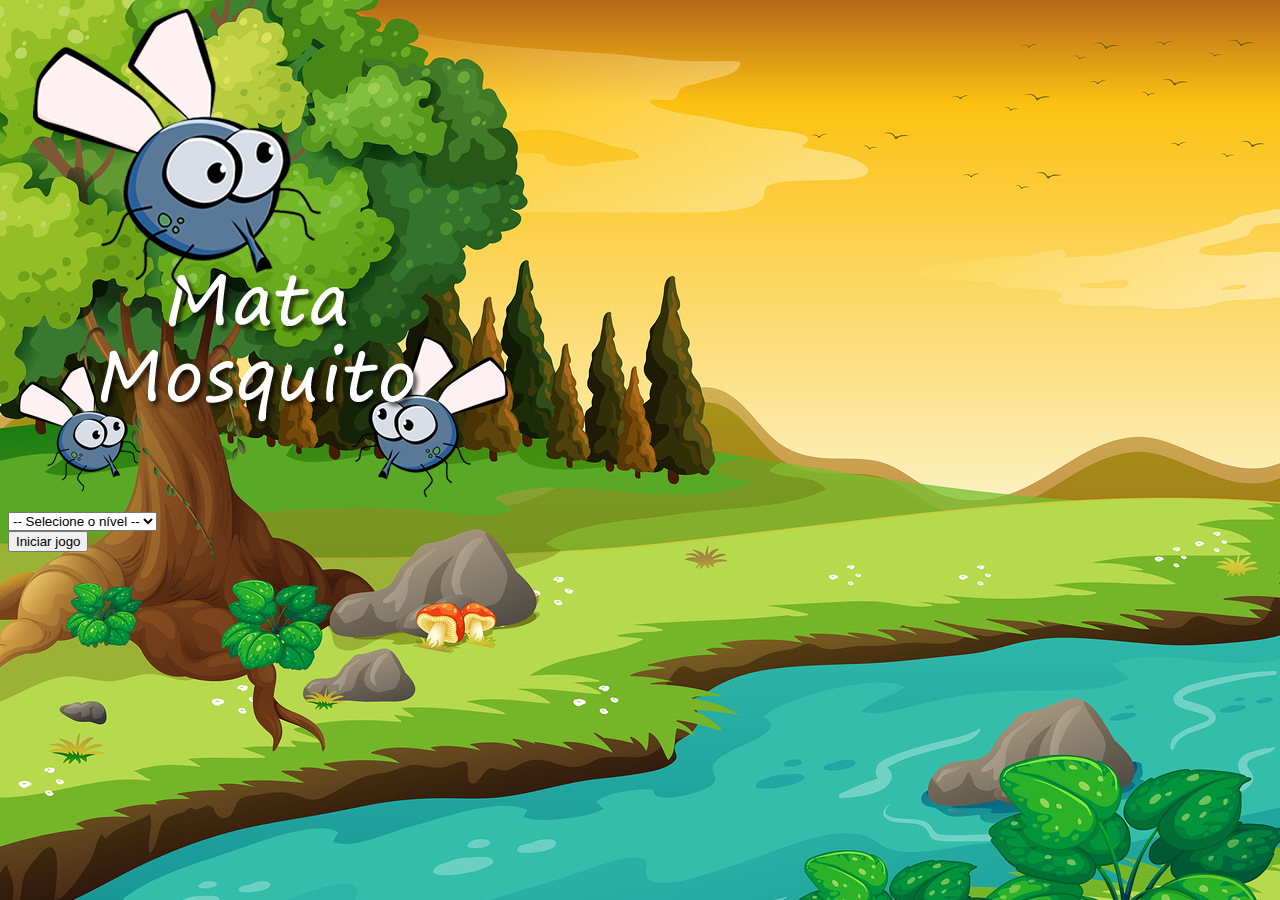
<file: index.html>
<!DOCTYPE html>
<html>
<head>
	<title>Game Over</title>
	<meta charset="utf-8">
	<link href="https://cdn.jsdelivr.net/npm/bootstrap@5.3.1/dist/css/bootstrap.min.css" rel="stylesheet" integrity="sha384-4bw+/aepP/YC94hEpVNVgiZdgIC5+VKNBQNGCHeKRQN+PtmoHDEXuppvnDJzQIu9" crossorigin="anonymous">
	<link rel="stylesheet" href="css/estilo.css"/>
	<script src="jogo.js"></script>
	
	<script>
		function iniciarJogo() {
			var nivel = document.getElementById('nivel').value
			
			if(nivel === ""){
				alert('Selecione um nível para iniciar o jogo')
				return false
			}

			window.location.href = 'jogo.html?' + nivel
			
		}

	</script>
</head>
<body>
	<div class="container">
		<div class="row">
			<div class="col">
				<div class="d-flex justify-content-center">
					<img src="imagens/game.png">
				</div>
			</div> 
		</div>

		<div class="row">
			<div class="col">
				<div class="d-flex justify-content-center">
					<div class="mb-3">
						<select id='nivel' class="form-control">
						<option value="selecione">-- Selecione o nível --</option>
						<option value="normal">Normal</option>
						<option value="dificil">Difícil</option>
						<option value="chuk_norris">Chuk Norris</option>
					</select>
					</div>
					
				</div>
			</div> 
		</div>

		<div class="row">
			<div class="col">
				<div class="d-flex justify-content-center">
					<button onclick='iniciarJogo()' type="button" class="btn btn-danger btn-lg"> Iniciar jogo </button>
				</div>
			</div> 
		</div>
	</div>
</body>
</html>
</file>
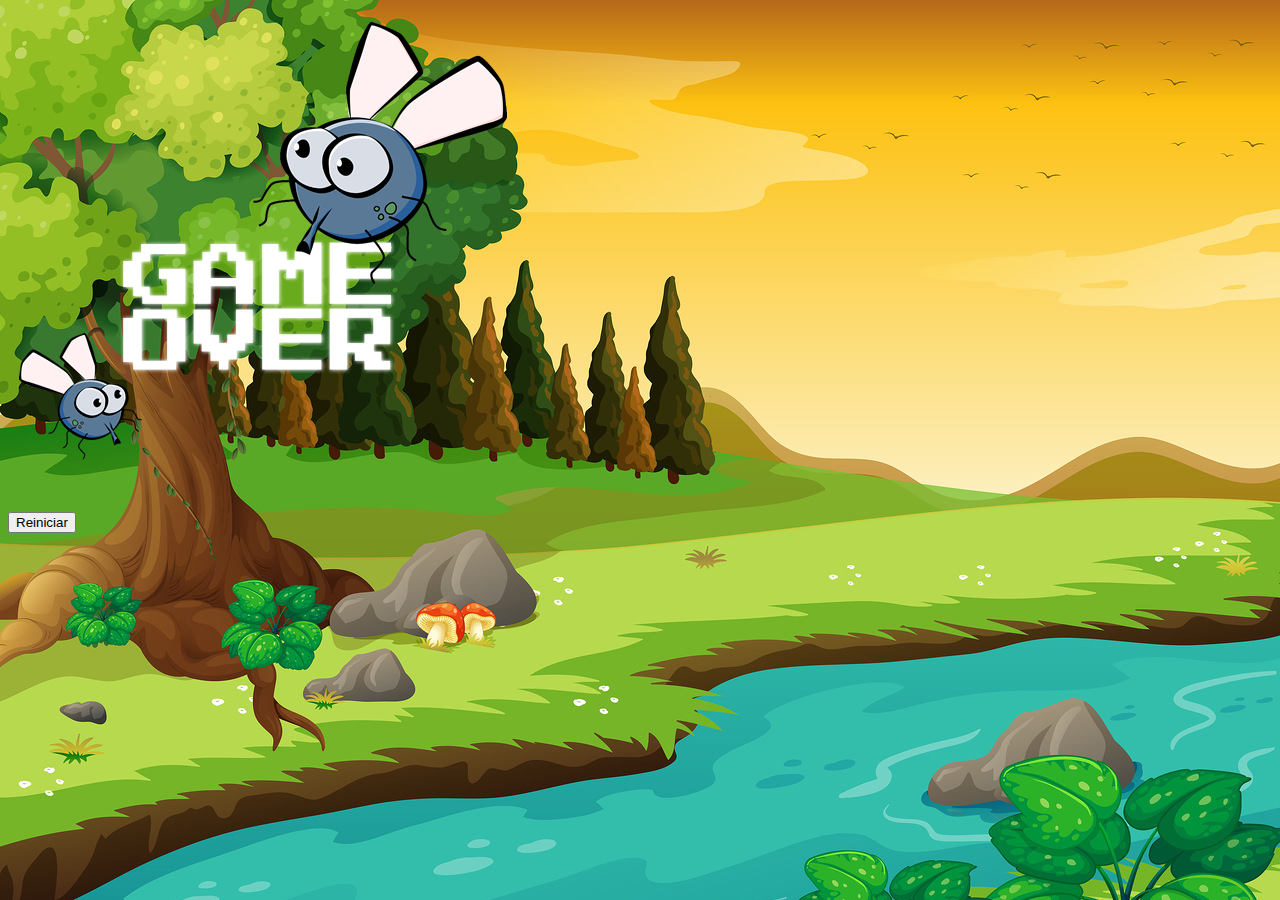
<file: fim_de_jogo.html>
<!DOCTYPE html>
<html>
<head>
	<title>Game Over</title>
	<link href="https://cdn.jsdelivr.net/npm/bootstrap@5.3.1/dist/css/bootstrap.min.css" rel="stylesheet" integrity="sha384-4bw+/aepP/YC94hEpVNVgiZdgIC5+VKNBQNGCHeKRQN+PtmoHDEXuppvnDJzQIu9" crossorigin="anonymous">
	<link rel="stylesheet" href="css/estilo.css"/>
</head>
<body>
	<div class="container">
		<div class="row">
			<div class="col">
				<div class="d-flex justify-content-center">
					<img src="imagens/game_over.png">
				</div>
			</div> 
		</div>

		<div class="row">
			<div class="col">
				<div class="d-flex justify-content-center">
					<button onclick="window.location.href = 'index.html'" type="button" class="btn btn-dark btn-lg"> Reiniciar </button>
				</div>
			</div> 
		</div>
	</div>
</body>
</html>
</file>
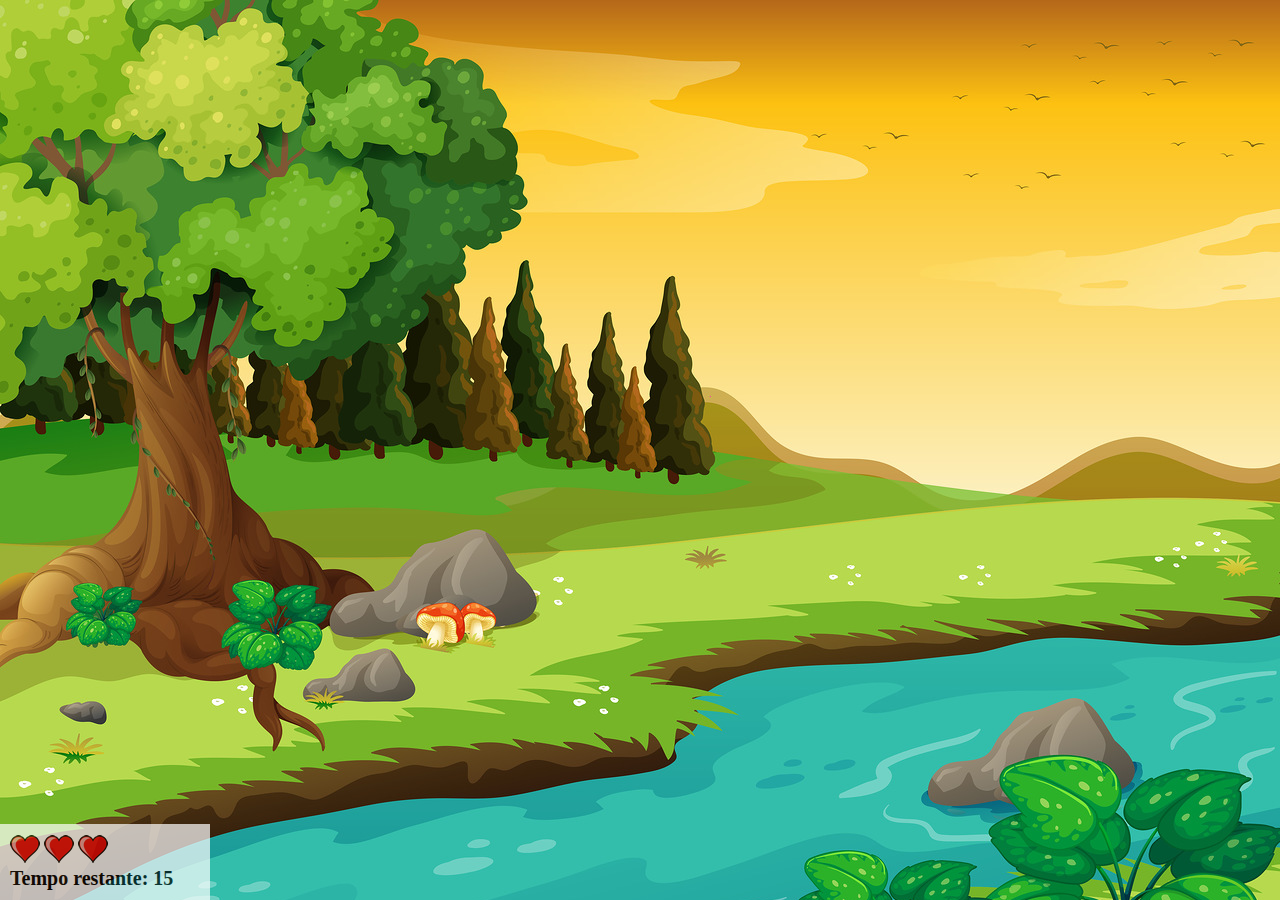
<file: jogo.html>
<!DOCTYPE html>
<html>
<head>
	<title></title>
	<link rel="stylesheet" href="css/estilo.css"/>
	<script src="jogo.js"></script>
</head>
<body onresize="ajustaTamanhoPalco()">
	<div class="painel">
		<div class="vidas">
			<img id='v1' src="imagens/coracao_cheio.png">
			<img id='v2' src="imagens/coracao_cheio.png">
			<img id='v3' src="imagens/coracao_cheio.png">
		</div>
		<div class="cronometro">
			Tempo restante: <span id="cronometro"></span>
		</div>
	</div>

	<script>
	document.getElementById('cronometro').innerHTML = tempo 
	var criaMosquito = setInterval(function(){ 
		posicaoRandomica()}, criaMosquitoTempo)
	</script>
</body>
</html>
</file>
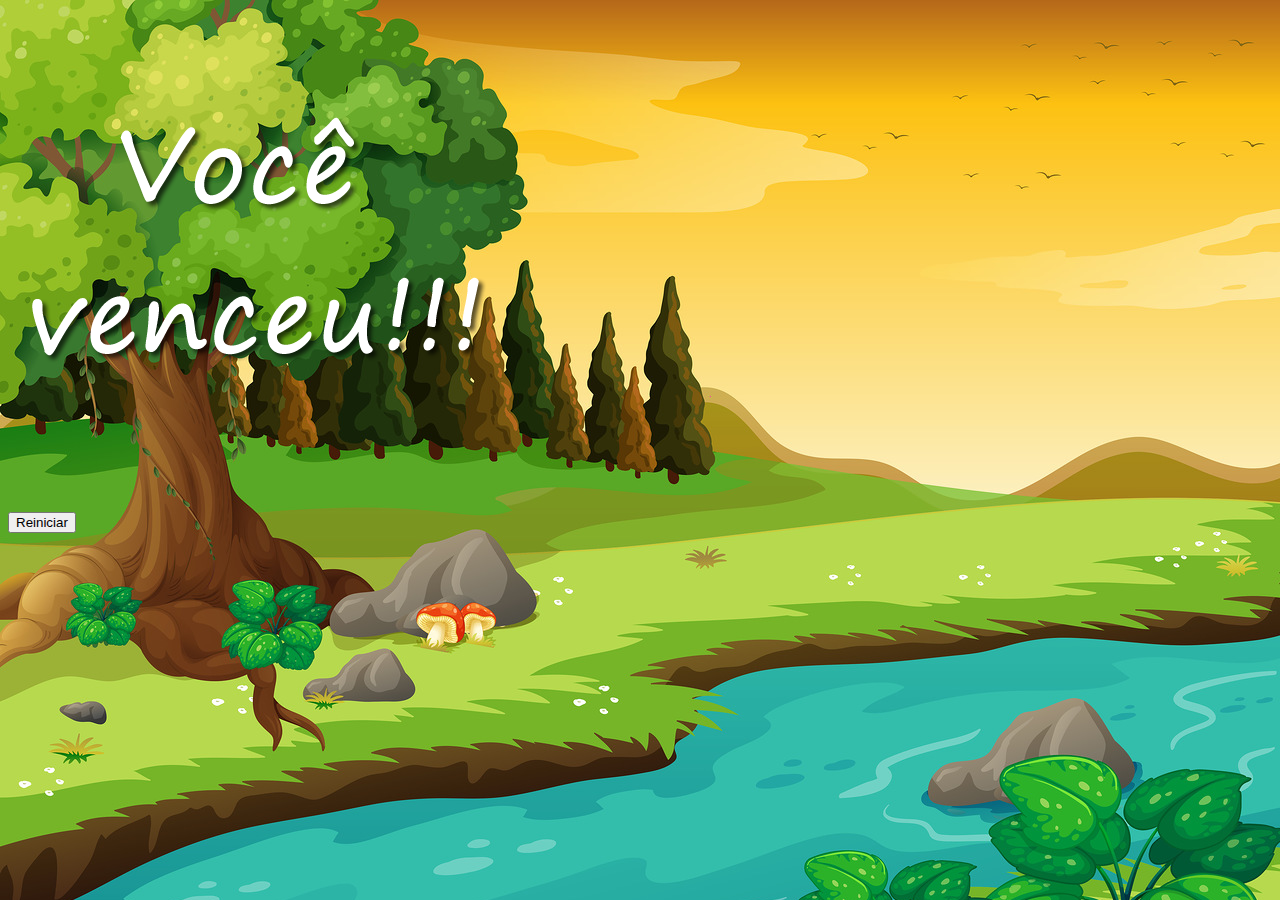
<file: vitoria.html>
<!DOCTYPE html>
<html>
<head>
	<title>Game Over</title>
	<link href="https://cdn.jsdelivr.net/npm/bootstrap@5.3.1/dist/css/bootstrap.min.css" rel="stylesheet" integrity="sha384-4bw+/aepP/YC94hEpVNVgiZdgIC5+VKNBQNGCHeKRQN+PtmoHDEXuppvnDJzQIu9" crossorigin="anonymous">
	<link rel="stylesheet" href="css/estilo.css"/>
</head>
<body>
	<div class="container">
		<div class="row">
			<div class="col">
				<div class="d-flex justify-content-center">
					<img src="imagens/vitoria.png">
				</div>
			</div> 
		</div>

		<div class="row">
			<div class="col">
				<div class="d-flex justify-content-center">
					<button onclick="window.location.href = 'index.html'" type="button" class="btn btn-dark btn-lg"> Reiniciar </button>
				</div>
			</div> 
		</div>
	</div>
</body>
</html>
</file>
<file: css/estilo.css>
body{
	background-image: url('../imagens/bg.jpg');
	background-repeat: no-repeat;
	background-size: 100%;
	cursor: url('../imagens/mata_mosca.png'), auto;
}

.mosquito0{
	width: 50px;
	height: 50px;
}

.mosquito1{
	width: 75px;
	height: 75px;
}

.mosquito2{
	width: 100px;
	height: 100px;
}

.ladoB{
	transform: scaleX(-1);
}

.painel{
	position: absolute;
	width: 190px;
	padding: 10px;
	bottom: 0px;
	left: 0px;
	border-top: 1px solid #fff;
	background-color: #fff;
	opacity: 70%;
}

.vidas{
	float: left;
}

.cronometro{
	float: left;
	font-size: 20px;
	font-weight: bold;
}
</file>
